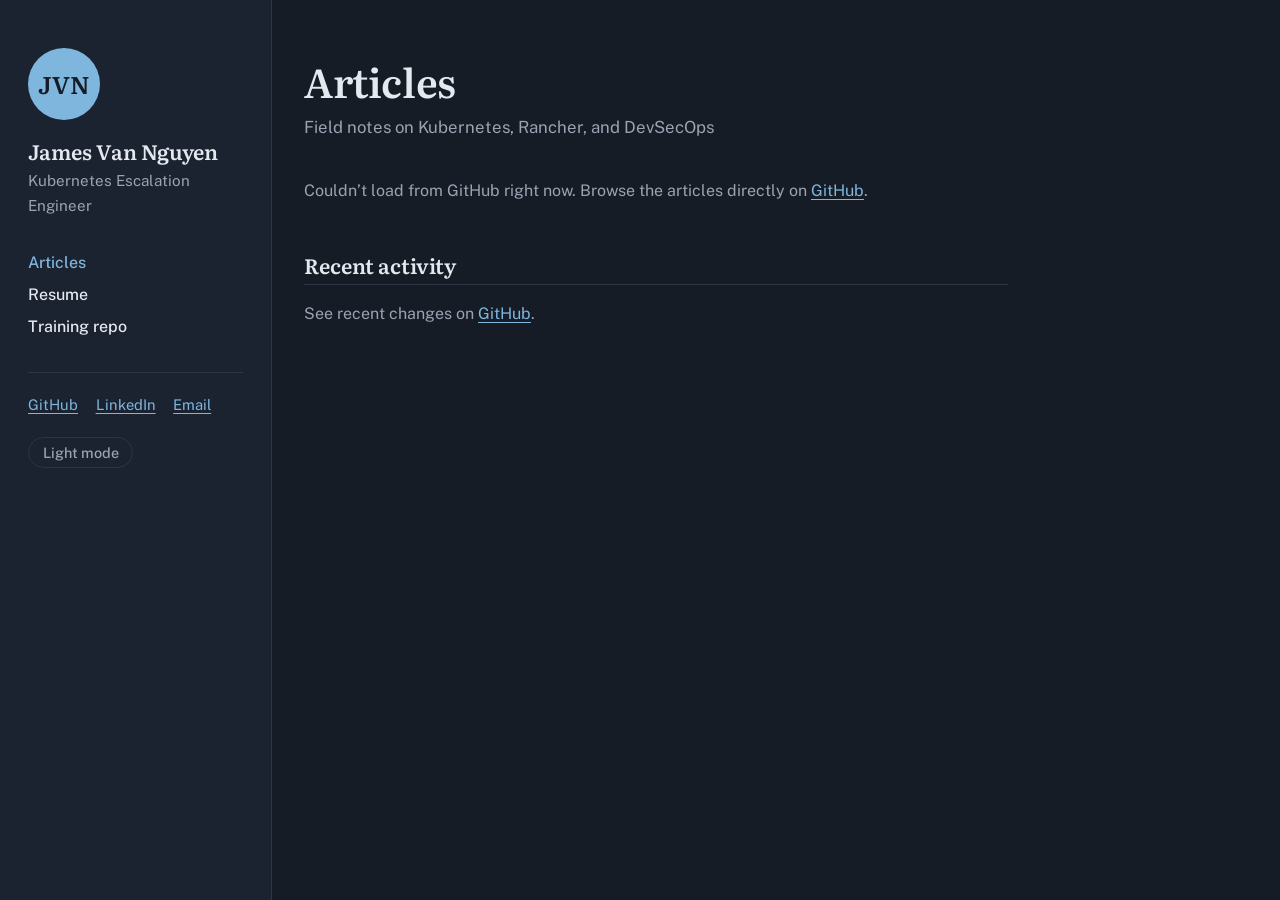
<file: index.html>
<!DOCTYPE html>
<html lang="en">
<head>
<meta charset="UTF-8">
<meta name="viewport" content="width=device-width, initial-scale=1">
<title>James Van Nguyen – Articles</title>
<meta name="description" content="Kubernetes, Rancher, and DevSecOps articles by James Van Nguyen.">
<link rel="preconnect" href="https://fonts.googleapis.com">
<link rel="preconnect" href="https://fonts.gstatic.com" crossorigin>
<link href="https://fonts.googleapis.com/css2?family=Literata:opsz,wght@7..72,500;7..72,600&family=Public+Sans:wght@400;500;600&family=JetBrains+Mono:wght@400&display=swap" rel="stylesheet">
<script>
  try { document.documentElement.dataset.theme = localStorage.getItem("theme") || "dark"; }
  catch { document.documentElement.dataset.theme = "dark"; }
</script>
<link rel="stylesheet" href="assets/style.css">
</head>
<body>
<div class="layout">
<aside class="sidebar">
  <a class="monogram" href="./" aria-label="Home">JVN</a>
  <p class="name"><a href="./">James Van Nguyen</a></p>
  <p class="role">Kubernetes Escalation Engineer</p>
  <nav aria-label="Main">
    <ul>
      <li><a href="./" aria-current="page">Articles</a></li>
      <li><a href="resume.html">Resume</a></li>
      <li><a href="https://github.com/jamesvnguyen/k8s-tooling-101">Training repo</a></li>
    </ul>
  </nav>
  <ul class="social">
    <li><a href="https://github.com/jamesvnguyen">GitHub</a></li>
    <li><a href="https://linkedin.com/in/jamesvnguyen">LinkedIn</a></li>
    <li><a href="mailto:jamesvannguyen@outlook.com">Email</a></li>
  </ul>
  <button class="theme-toggle" type="button" id="theme-toggle">Light mode</button>
</aside>
<main class="content">
  <header class="page-head">
    <h1>Articles</h1>
    <p class="lede">Field notes on Kubernetes, Rancher, and DevSecOps</p>
  </header>
  <div id="articles"><p class="status">Loading articles…</p></div>

  <h2 class="section-title">Recent activity</h2>
  <div id="activity"><p class="status">Loading…</p></div>
</main>
</div>
<script src="assets/site.js"></script>
</body>
</html>
</file>
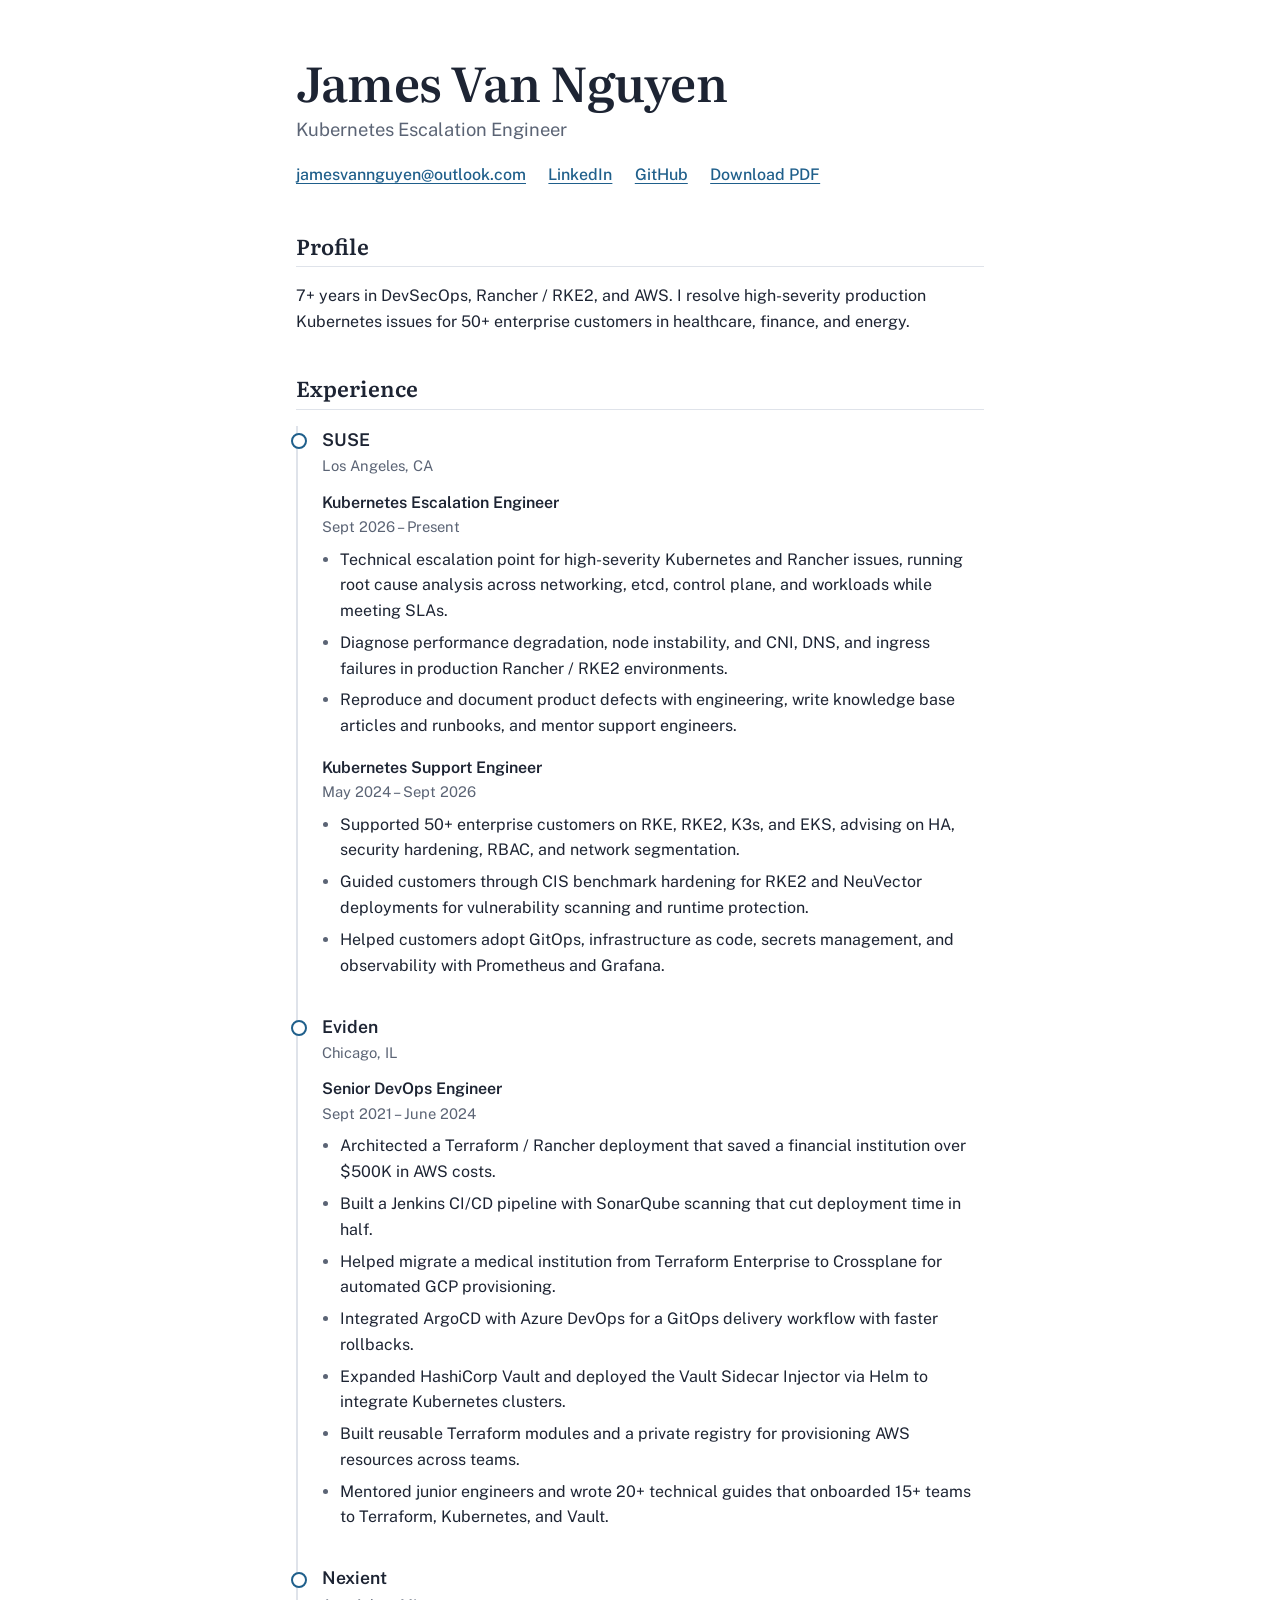
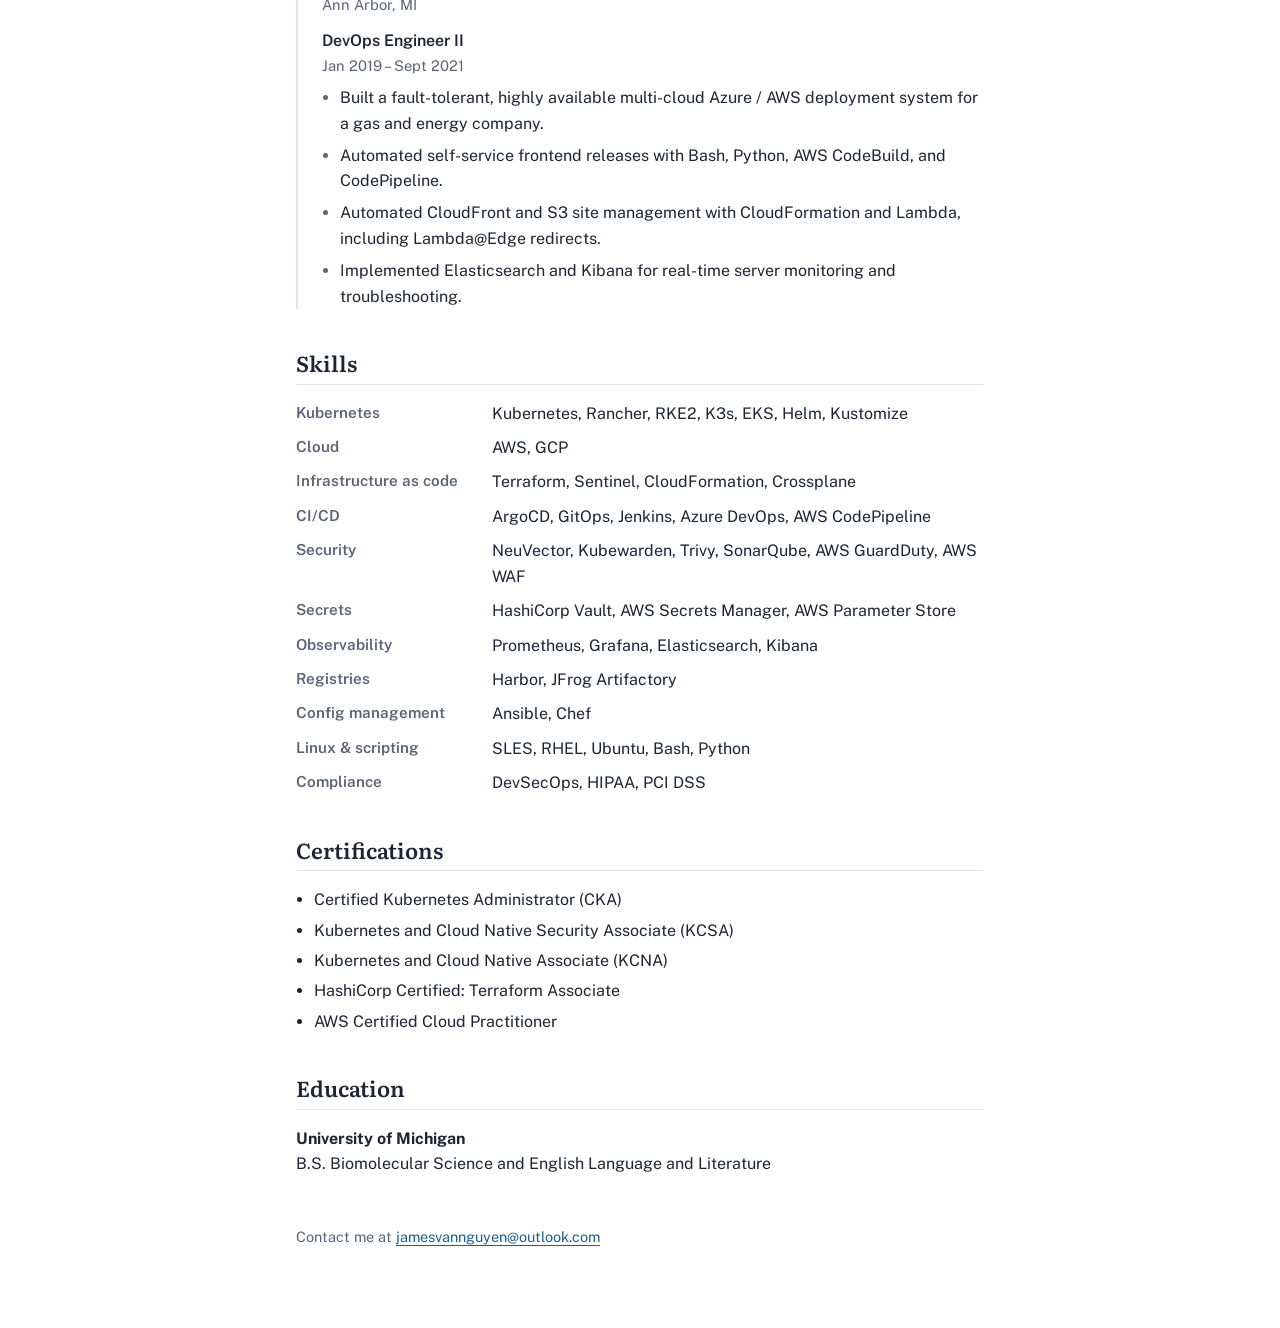
<file: index(2).html>
<!DOCTYPE html>
<html lang="en">
<head>
<meta charset="UTF-8">
<meta name="viewport" content="width=device-width, initial-scale=1">
<title>James Van Nguyen – Kubernetes Escalation Engineer</title>
<meta name="description" content="Kubernetes Escalation Engineer with 7+ years in DevSecOps, Rancher / RKE2, and AWS.">
<link rel="preconnect" href="https://fonts.googleapis.com">
<link rel="preconnect" href="https://fonts.gstatic.com" crossorigin>
<link href="https://fonts.googleapis.com/css2?family=Literata:opsz,wght@7..72,500;7..72,600&family=Public+Sans:wght@400;500;600&display=swap" rel="stylesheet">
<style>
  :root {
    --bg: #ffffff;
    --ink: #1d2433;
    --muted: #5b6475;
    --accent: #1f5f8b;
    --rule: #dfe3ea;
    --soft: #f3f6f9;
    color-scheme: light;
  }
  @media (prefers-color-scheme: dark) {
    :root {
      --bg: #161c26;
      --ink: #e4e8ef;
      --muted: #9aa3b2;
      --accent: #7fb6dd;
      --rule: #2c3544;
      --soft: #1d2531;
      color-scheme: dark;
    }
  }
  * { box-sizing: border-box; }
  body {
    margin: 0;
    background: var(--bg);
    color: var(--ink);
    font: 400 1rem/1.6 "Public Sans", system-ui, -apple-system, "Segoe UI", sans-serif;
  }
  main { max-width: 46rem; margin: 0 auto; padding: 3.5rem 1.5rem 4rem; }
  a { color: var(--accent); text-underline-offset: 3px; }
  a:focus-visible { outline: 2px solid var(--accent); outline-offset: 3px; border-radius: 2px; }

  header { margin-bottom: 2.75rem; }
  h1 {
    font: 600 clamp(2.2rem, 6vw, 3rem)/1.1 "Literata", Georgia, serif;
    margin: 0 0 .4rem;
    letter-spacing: -.01em;
  }
  .title { font-size: 1.15rem; color: var(--muted); margin: 0 0 1.1rem; }
  .links { display: flex; flex-wrap: wrap; gap: .5rem 1.4rem; margin: 0; padding: 0; list-style: none; }
  .links a { font-weight: 500; }

  section { margin-top: 2.5rem; }
  h2 {
    font: 600 1.35rem/1.3 "Literata", Georgia, serif;
    margin: 0 0 1rem;
    padding-bottom: .4rem;
    border-bottom: 1px solid var(--rule);
  }
  p { margin: 0 0 1rem; }

  /* Experience timeline */
  .job { position: relative; padding-left: 1.5rem; padding-bottom: 1.75rem; border-left: 2px solid var(--rule); }
  .job:last-child { padding-bottom: 0; }
  .job::before {
    content: ""; position: absolute; left: -7px; top: .45rem;
    width: 12px; height: 12px; border-radius: 50%;
    background: var(--bg); border: 2px solid var(--accent);
  }
  .company { font-weight: 600; font-size: 1.1rem; margin: 0; }
  .meta { color: var(--muted); font-size: .92rem; margin: 0 0 .75rem; }
  .role { margin-top: 1rem; }
  .role:first-of-type { margin-top: 0; }
  .role h3 { font-size: 1rem; font-weight: 600; margin: 0; }
  .role .when { color: var(--muted); font-size: .92rem; margin: 0 0 .5rem; }
  ul.points { margin: 0; padding-left: 1.1rem; }
  ul.points li { margin-bottom: .4rem; }
  ul.points li::marker { color: var(--muted); }

  /* Skills */
  dl.skills { display: grid; grid-template-columns: 11rem 1fr; gap: .55rem 1.25rem; margin: 0; }
  dl.skills dt { font-weight: 600; color: var(--muted); font-size: .95rem; }
  dl.skills dd { margin: 0; }
  @media (max-width: 560px) {
    main { padding-top: 2.5rem; }
    dl.skills { grid-template-columns: 1fr; gap: .1rem; }
    dl.skills dd { margin-bottom: .7rem; }
  }

  .project { background: var(--soft); border-radius: 6px; padding: 1rem 1.25rem; }
  .project p:last-child { margin-bottom: 0; }

  ul.plain { margin: 0; padding-left: 1.1rem; }
  ul.plain li { margin-bottom: .3rem; }

  footer { margin-top: 3rem; color: var(--muted); font-size: .9rem; }

  @media print {
    :root { --bg: #fff; --ink: #000; --muted: #444; --accent: #000; --rule: #bbb; --soft: #fff; }
    main { padding: 0; }
    .no-print { display: none; }
    .job, .role { break-inside: avoid; }
  }
</style>
</head>
<body>
<main>

<header>
  <h1>James Van Nguyen</h1>
  <p class="title">Kubernetes Escalation Engineer</p>
  <ul class="links">
    <li><a href="mailto:jamesvannguyen@outlook.com">jamesvannguyen@outlook.com</a></li>
    <li><a href="https://linkedin.com/in/jamesvnguyen">LinkedIn</a></li>
    <!-- Replace YOUR-USERNAME with your GitHub username -->
    <li><a href="https://github.com/YOUR-USERNAME">GitHub</a></li>
    <li class="no-print"><a href="James_Nguyen_Resume.pdf" download>Download PDF</a></li>
  </ul>
</header>

<section aria-labelledby="profile">
  <h2 id="profile">Profile</h2>
  <p>7+ years in DevSecOps, Rancher / RKE2, and AWS. I resolve high-severity production Kubernetes issues for 50+ enterprise customers in healthcare, finance, and energy.</p>
</section>

<section aria-labelledby="experience">
  <h2 id="experience">Experience</h2>

  <div class="job">
    <p class="company">SUSE</p>
    <p class="meta">Los Angeles, CA</p>

    <div class="role">
      <h3>Kubernetes Escalation Engineer</h3>
      <p class="when">Sept 2026 – Present</p>
      <ul class="points">
        <li>Technical escalation point for high-severity Kubernetes and Rancher issues, running root cause analysis across networking, etcd, control plane, and workloads while meeting SLAs.</li>
        <li>Diagnose performance degradation, node instability, and CNI, DNS, and ingress failures in production Rancher / RKE2 environments.</li>
        <li>Reproduce and document product defects with engineering, write knowledge base articles and runbooks, and mentor support engineers.</li>
      </ul>
    </div>

    <div class="role">
      <h3>Kubernetes Support Engineer</h3>
      <p class="when">May 2024 – Sept 2026</p>
      <ul class="points">
        <li>Supported 50+ enterprise customers on RKE, RKE2, K3s, and EKS, advising on HA, security hardening, RBAC, and network segmentation.</li>
        <li>Guided customers through CIS benchmark hardening for RKE2 and NeuVector deployments for vulnerability scanning and runtime protection.</li>
        <li>Helped customers adopt GitOps, infrastructure as code, secrets management, and observability with Prometheus and Grafana.</li>
      </ul>
    </div>
  </div>

  <div class="job">
    <p class="company">Eviden</p>
    <p class="meta">Chicago, IL</p>
    <div class="role">
      <h3>Senior DevOps Engineer</h3>
      <p class="when">Sept 2021 – June 2024</p>
      <ul class="points">
        <li>Architected a Terraform / Rancher deployment that saved a financial institution over $500K in AWS costs.</li>
        <li>Built a Jenkins CI/CD pipeline with SonarQube scanning that cut deployment time in half.</li>
        <li>Helped migrate a medical institution from Terraform Enterprise to Crossplane for automated GCP provisioning.</li>
        <li>Integrated ArgoCD with Azure DevOps for a GitOps delivery workflow with faster rollbacks.</li>
        <li>Expanded HashiCorp Vault and deployed the Vault Sidecar Injector via Helm to integrate Kubernetes clusters.</li>
        <li>Built reusable Terraform modules and a private registry for provisioning AWS resources across teams.</li>
        <li>Mentored junior engineers and wrote 20+ technical guides that onboarded 15+ teams to Terraform, Kubernetes, and Vault.</li>
      </ul>
    </div>
  </div>

  <div class="job">
    <p class="company">Nexient</p>
    <p class="meta">Ann Arbor, MI</p>
    <div class="role">
      <h3>DevOps Engineer II</h3>
      <p class="when">Jan 2019 – Sept 2021</p>
      <ul class="points">
        <li>Built a fault-tolerant, highly available multi-cloud Azure / AWS deployment system for a gas and energy company.</li>
        <li>Automated self-service frontend releases with Bash, Python, AWS CodeBuild, and CodePipeline.</li>
        <li>Automated CloudFront and S3 site management with CloudFormation and Lambda, including Lambda@Edge redirects.</li>
        <li>Implemented Elasticsearch and Kibana for real-time server monitoring and troubleshooting.</li>
      </ul>
    </div>
  </div>
</section>

<section aria-labelledby="skills">
  <h2 id="skills">Skills</h2>
  <dl class="skills">
    <dt>Kubernetes</dt><dd>Kubernetes, Rancher, RKE2, K3s, EKS, Helm, Kustomize</dd>
    <dt>Cloud</dt><dd>AWS, GCP</dd>
    <dt>Infrastructure as code</dt><dd>Terraform, Sentinel, CloudFormation, Crossplane</dd>
    <dt>CI/CD</dt><dd>ArgoCD, GitOps, Jenkins, Azure DevOps, AWS CodePipeline</dd>
    <dt>Security</dt><dd>NeuVector, Kubewarden, Trivy, SonarQube, AWS GuardDuty, AWS WAF</dd>
    <dt>Secrets</dt><dd>HashiCorp Vault, AWS Secrets Manager, AWS Parameter Store</dd>
    <dt>Observability</dt><dd>Prometheus, Grafana, Elasticsearch, Kibana</dd>
    <dt>Registries</dt><dd>Harbor, JFrog Artifactory</dd>
    <dt>Config management</dt><dd>Ansible, Chef</dd>
    <dt>Linux &amp; scripting</dt><dd>SLES, RHEL, Ubuntu, Bash, Python</dd>
    <dt>Compliance</dt><dd>DevSecOps, HIPAA, PCI DSS</dd>
  </dl>
</section>

<section aria-labelledby="certs">
  <h2 id="certs">Certifications</h2>
  <ul class="plain">
    <li>Certified Kubernetes Administrator (CKA)</li>
    <li>Kubernetes and Cloud Native Security Associate (KCSA)</li>
    <li>Kubernetes and Cloud Native Associate (KCNA)</li>
    <li>HashiCorp Certified: Terraform Associate</li>
    <li>AWS Certified Cloud Practitioner</li>
  </ul>
</section>

<section aria-labelledby="education">
  <h2 id="education">Education</h2>
  <p><strong>University of Michigan</strong><br>B.S. Biomolecular Science and English Language and Literature</p>
</section>

<footer>
  <p>Contact me at <a href="mailto:jamesvannguyen@outlook.com">jamesvannguyen@outlook.com</a></p>
</footer>

</main>
</body>
</html>
</file>
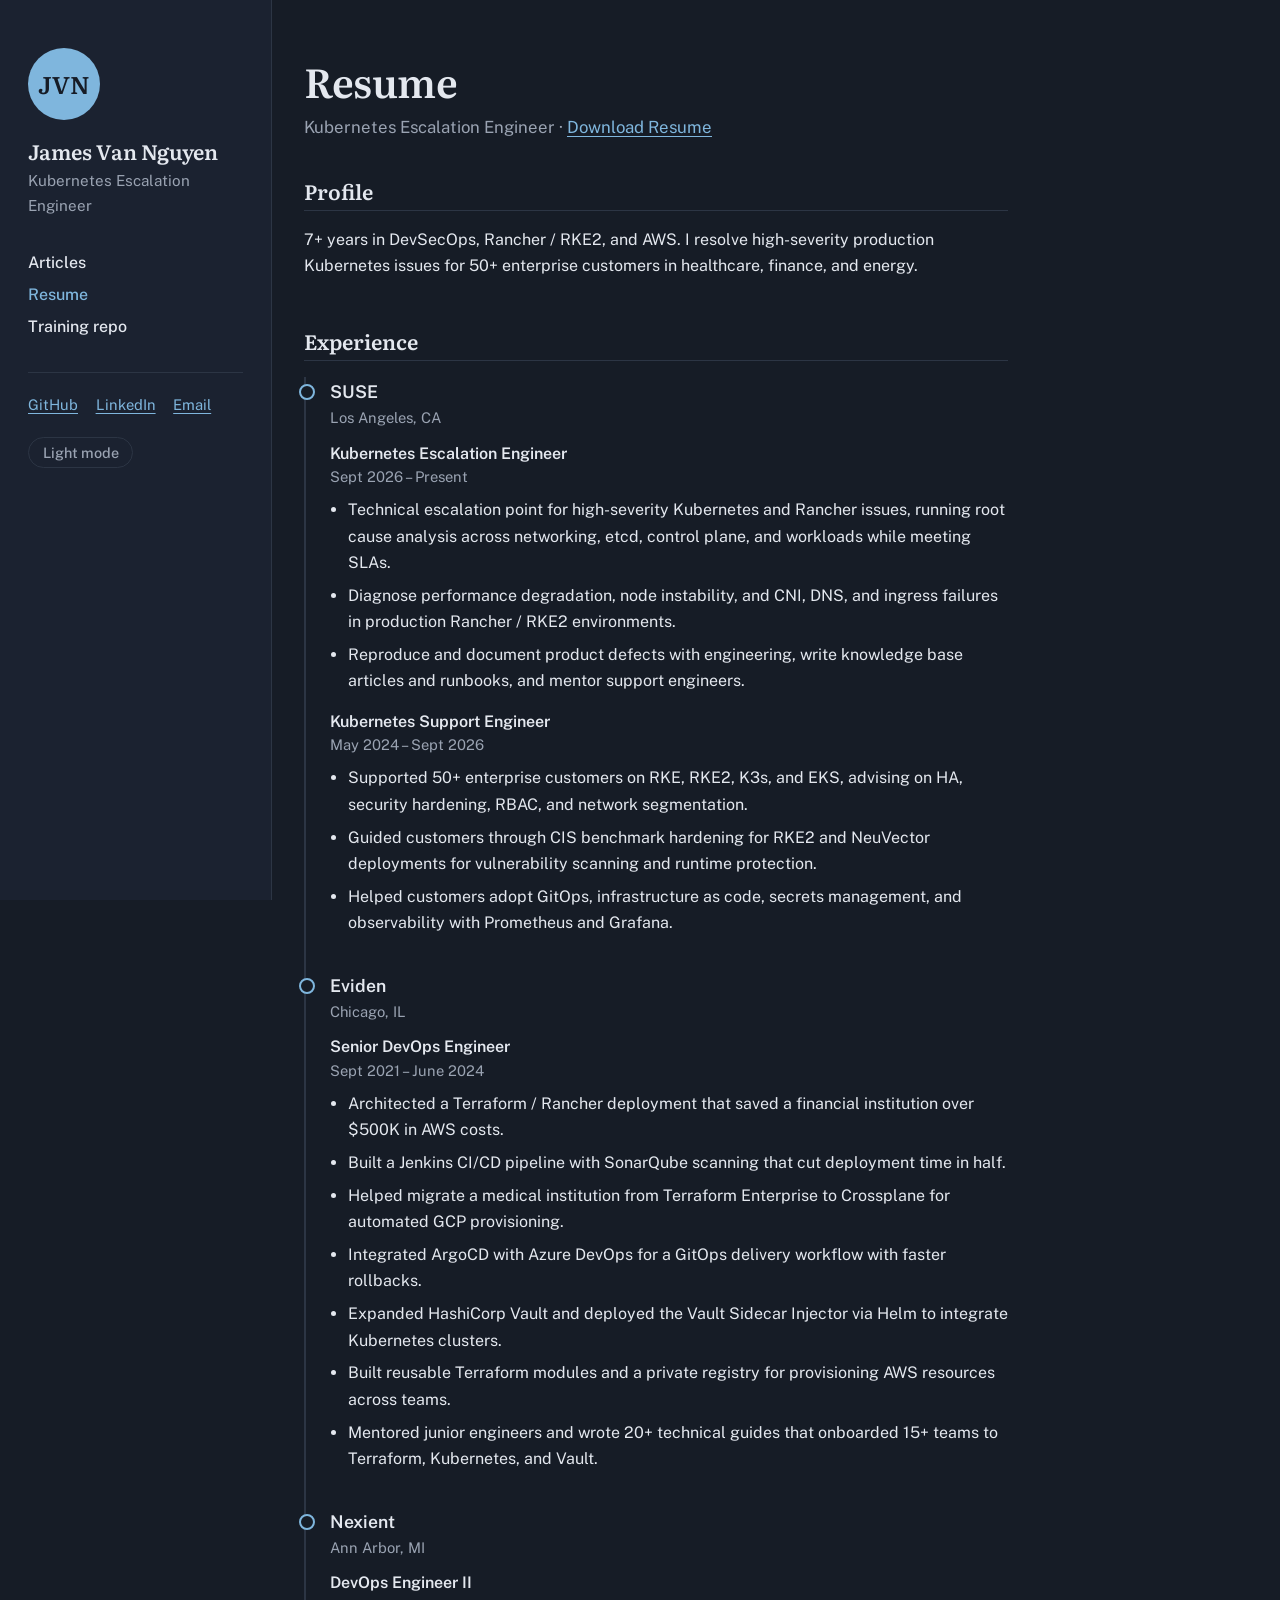
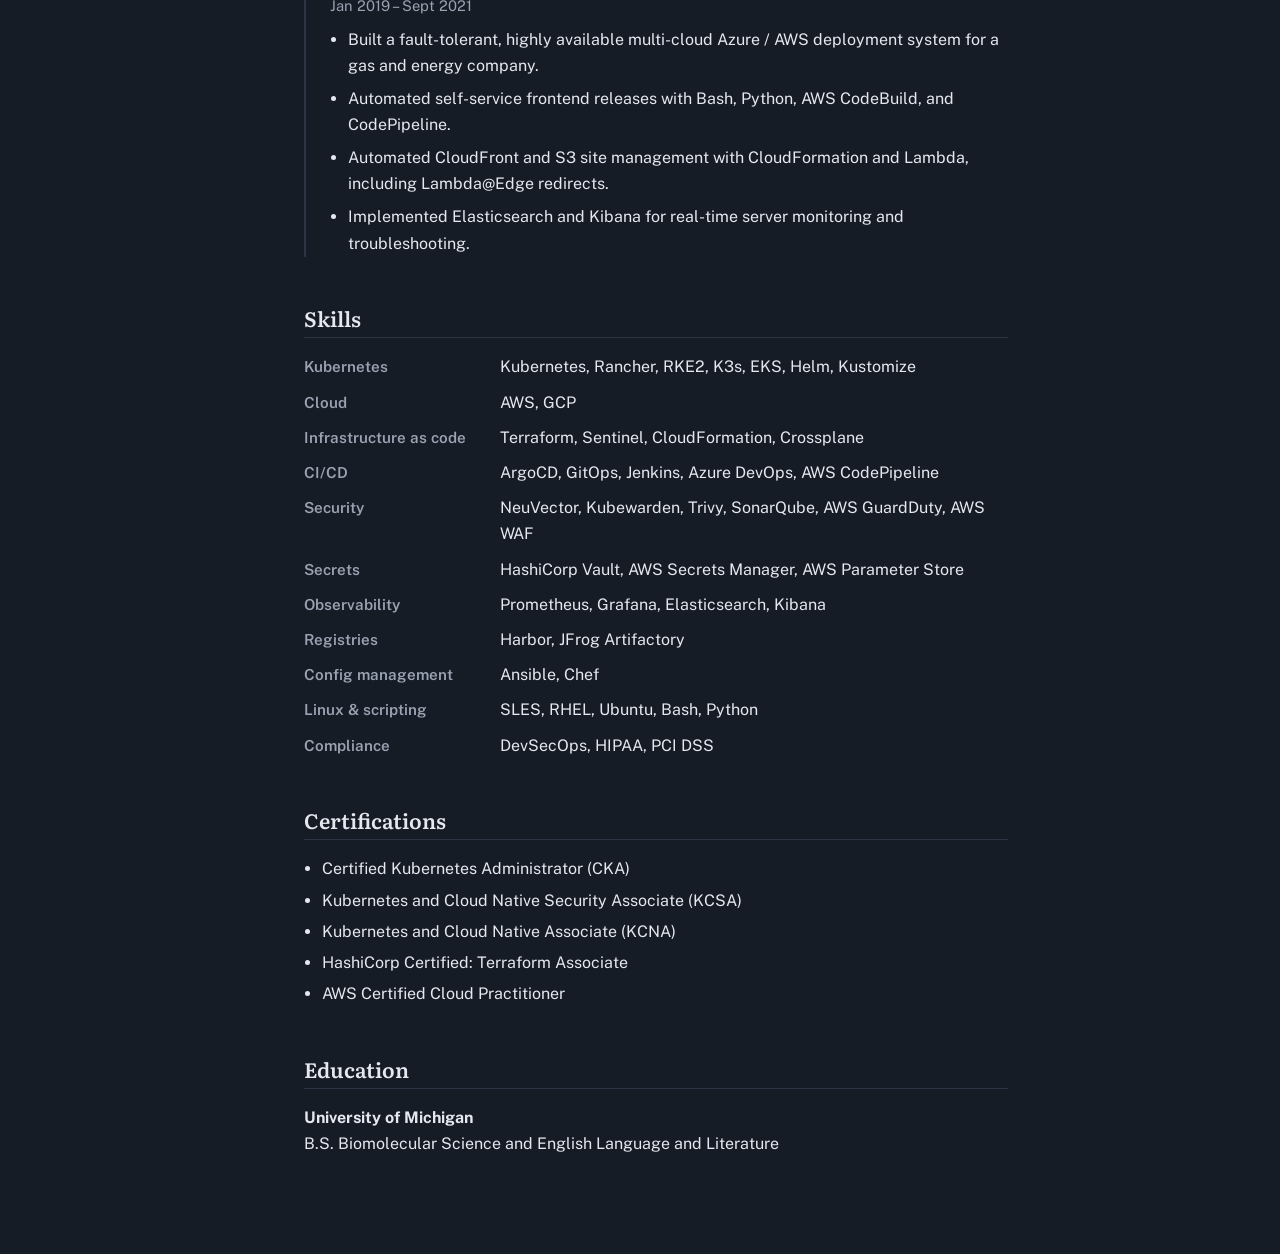
<file: resume.html>
<!DOCTYPE html>
<html lang="en">
<head>
<meta charset="UTF-8">
<meta name="viewport" content="width=device-width, initial-scale=1">
<title>Resume · James Van Nguyen</title>
<meta name="description" content="Kubernetes, Rancher, and DevSecOps articles by James Van Nguyen.">
<link rel="preconnect" href="https://fonts.googleapis.com">
<link rel="preconnect" href="https://fonts.gstatic.com" crossorigin>
<link href="https://fonts.googleapis.com/css2?family=Literata:opsz,wght@7..72,500;7..72,600&family=Public+Sans:wght@400;500;600&family=JetBrains+Mono:wght@400&display=swap" rel="stylesheet">
<script>
  try { document.documentElement.dataset.theme = localStorage.getItem("theme") || "dark"; }
  catch { document.documentElement.dataset.theme = "dark"; }
</script>
<link rel="stylesheet" href="assets/style.css">
</head>
<body>
<div class="layout">
<aside class="sidebar">
  <a class="monogram" href="./" aria-label="Home">JVN</a>
  <p class="name"><a href="./">James Van Nguyen</a></p>
  <p class="role">Kubernetes Escalation Engineer</p>
  <nav aria-label="Main">
    <ul>
      <li><a href="./">Articles</a></li>
      <li><a href="resume.html" aria-current="page">Resume</a></li>
      <li><a href="https://github.com/jamesvnguyen/k8s-tooling-101">Training repo</a></li>
    </ul>
  </nav>
  <ul class="social">
    <li><a href="https://github.com/jamesvnguyen">GitHub</a></li>
    <li><a href="https://linkedin.com/in/jamesvnguyen">LinkedIn</a></li>
    <li><a href="mailto:jamesvannguyen@outlook.com">Email</a></li>
  </ul>
  <button class="theme-toggle" type="button" id="theme-toggle">Light mode</button>
</aside>
<main class="content">
  <header class="page-head">
    <h1>Resume</h1>
    <p class="lede">Kubernetes Escalation Engineer · <a href="James_Nguyen_Resume.pdf" download>Download Resume</a></p>
  </header>
<section aria-labelledby="profile">
  <h2 class="section-title" id="profile" style="margin-top:0">Profile</h2>
  <p>7+ years in DevSecOps, Rancher / RKE2, and AWS. I resolve high-severity production Kubernetes issues for 50+ enterprise customers in healthcare, finance, and energy.</p>
</section>

<section aria-labelledby="experience">
  <h2 class="section-title" id="experience">Experience</h2>

  <div class="job">
    <p class="company">SUSE</p>
    <p class="meta">Los Angeles, CA</p>

    <div class="role-block">
      <h3>Kubernetes Escalation Engineer</h3>
      <p class="when">Sept 2026 – Present</p>
      <ul class="points">
        <li>Technical escalation point for high-severity Kubernetes and Rancher issues, running root cause analysis across networking, etcd, control plane, and workloads while meeting SLAs.</li>
        <li>Diagnose performance degradation, node instability, and CNI, DNS, and ingress failures in production Rancher / RKE2 environments.</li>
        <li>Reproduce and document product defects with engineering, write knowledge base articles and runbooks, and mentor support engineers.</li>
      </ul>
    </div>

    <div class="role-block">
      <h3>Kubernetes Support Engineer</h3>
      <p class="when">May 2024 – Sept 2026</p>
      <ul class="points">
        <li>Supported 50+ enterprise customers on RKE, RKE2, K3s, and EKS, advising on HA, security hardening, RBAC, and network segmentation.</li>
        <li>Guided customers through CIS benchmark hardening for RKE2 and NeuVector deployments for vulnerability scanning and runtime protection.</li>
        <li>Helped customers adopt GitOps, infrastructure as code, secrets management, and observability with Prometheus and Grafana.</li>
      </ul>
    </div>
  </div>

  <div class="job">
    <p class="company">Eviden</p>
    <p class="meta">Chicago, IL</p>
    <div class="role-block">
      <h3>Senior DevOps Engineer</h3>
      <p class="when">Sept 2021 – June 2024</p>
      <ul class="points">
        <li>Architected a Terraform / Rancher deployment that saved a financial institution over $500K in AWS costs.</li>
        <li>Built a Jenkins CI/CD pipeline with SonarQube scanning that cut deployment time in half.</li>
        <li>Helped migrate a medical institution from Terraform Enterprise to Crossplane for automated GCP provisioning.</li>
        <li>Integrated ArgoCD with Azure DevOps for a GitOps delivery workflow with faster rollbacks.</li>
        <li>Expanded HashiCorp Vault and deployed the Vault Sidecar Injector via Helm to integrate Kubernetes clusters.</li>
        <li>Built reusable Terraform modules and a private registry for provisioning AWS resources across teams.</li>
        <li>Mentored junior engineers and wrote 20+ technical guides that onboarded 15+ teams to Terraform, Kubernetes, and Vault.</li>
      </ul>
    </div>
  </div>

  <div class="job">
    <p class="company">Nexient</p>
    <p class="meta">Ann Arbor, MI</p>
    <div class="role-block">
      <h3>DevOps Engineer II</h3>
      <p class="when">Jan 2019 – Sept 2021</p>
      <ul class="points">
        <li>Built a fault-tolerant, highly available multi-cloud Azure / AWS deployment system for a gas and energy company.</li>
        <li>Automated self-service frontend releases with Bash, Python, AWS CodeBuild, and CodePipeline.</li>
        <li>Automated CloudFront and S3 site management with CloudFormation and Lambda, including Lambda@Edge redirects.</li>
        <li>Implemented Elasticsearch and Kibana for real-time server monitoring and troubleshooting.</li>
      </ul>
    </div>
  </div>
</section>

<section aria-labelledby="skills">
  <h2 class="section-title" id="skills">Skills</h2>
  <dl class="skills">
    <dt>Kubernetes</dt><dd>Kubernetes, Rancher, RKE2, K3s, EKS, Helm, Kustomize</dd>
    <dt>Cloud</dt><dd>AWS, GCP</dd>
    <dt>Infrastructure as code</dt><dd>Terraform, Sentinel, CloudFormation, Crossplane</dd>
    <dt>CI/CD</dt><dd>ArgoCD, GitOps, Jenkins, Azure DevOps, AWS CodePipeline</dd>
    <dt>Security</dt><dd>NeuVector, Kubewarden, Trivy, SonarQube, AWS GuardDuty, AWS WAF</dd>
    <dt>Secrets</dt><dd>HashiCorp Vault, AWS Secrets Manager, AWS Parameter Store</dd>
    <dt>Observability</dt><dd>Prometheus, Grafana, Elasticsearch, Kibana</dd>
    <dt>Registries</dt><dd>Harbor, JFrog Artifactory</dd>
    <dt>Config management</dt><dd>Ansible, Chef</dd>
    <dt>Linux &amp; scripting</dt><dd>SLES, RHEL, Ubuntu, Bash, Python</dd>
    <dt>Compliance</dt><dd>DevSecOps, HIPAA, PCI DSS</dd>
  </dl>
</section>

<section aria-labelledby="certs">
  <h2 class="section-title" id="certs">Certifications</h2>
  <ul class="plain">
    <li>Certified Kubernetes Administrator (CKA)</li>
    <li>Kubernetes and Cloud Native Security Associate (KCSA)</li>
    <li>Kubernetes and Cloud Native Associate (KCNA)</li>
    <li>HashiCorp Certified: Terraform Associate</li>
    <li>AWS Certified Cloud Practitioner</li>
  </ul>
</section>

<section aria-labelledby="education">
  <h2 class="section-title" id="education">Education</h2>
  <p><strong>University of Michigan</strong><br>B.S. Biomolecular Science and English Language and Literature</p>
</section>

</main>
</div>
<script src="assets/site.js"></script>
</body>
</html>
</file>
<file: assets/style.css>
:root {
  --bg: #ffffff;
  --side: #f3f6f9;
  --ink: #1d2433;
  --muted: #5b6475;
  --accent: #1f5f8b;
  --rule: #dfe3ea;
  --code-bg: #f3f6f9;
  color-scheme: light;
}
:root[data-theme="dark"] {
  --bg: #161c26;
  --side: #1b2230;
  --ink: #e4e8ef;
  --muted: #9aa3b2;
  --accent: #7fb6dd;
  --rule: #2c3544;
  --code-bg: #1f2735;
  color-scheme: dark;
}
* { box-sizing: border-box; }
html, body { margin: 0; }
body {
  background: var(--bg);
  color: var(--ink);
  font: 400 1rem/1.65 "Public Sans", system-ui, -apple-system, "Segoe UI", sans-serif;
}
a { color: var(--accent); text-underline-offset: 3px; }
a:focus-visible, summary:focus-visible { outline: 2px solid var(--accent); outline-offset: 3px; border-radius: 2px; }
img { max-width: 100%; height: auto; }

.layout { display: grid; grid-template-columns: 17rem minmax(0, 1fr); min-height: 100vh; }

/* Sidebar */
.sidebar {
  background: var(--side);
  border-right: 1px solid var(--rule);
  padding: 3rem 1.75rem;
  position: sticky; top: 0; height: 100vh; overflow-y: auto;
}
.monogram {
  display: grid; place-items: center;
  width: 4.5rem; height: 4.5rem; border-radius: 50%;
  background: var(--accent); color: var(--bg);
  font: 600 1.5rem/1 "Literata", Georgia, serif;
  text-decoration: none; margin-bottom: 1.1rem;
}
.name { margin: 0; font: 600 1.3rem/1.25 "Literata", Georgia, serif; }
.name a { color: var(--ink); text-decoration: none; }
.role { margin: .25rem 0 2rem; color: var(--muted); font-size: .95rem; }
.sidebar nav ul, .social { list-style: none; margin: 0; padding: 0; }
.sidebar nav li { margin-bottom: .35rem; }
.sidebar nav a { color: var(--ink); text-decoration: none; font-weight: 500; }
.sidebar nav a:hover, .sidebar nav a[aria-current="page"] { color: var(--accent); }
.social { margin-top: 2rem; padding-top: 1.25rem; border-top: 1px solid var(--rule); display: flex; flex-wrap: wrap; gap: .4rem 1.1rem; font-size: .92rem; }

/* Content */
.content { padding: 3.5rem 2rem 5rem; max-width: 48rem; width: 100%; }
.page-head { margin-bottom: 2.25rem; }
h1, h2, h3 { font-family: "Literata", Georgia, serif; font-weight: 600; line-height: 1.25; }
h1 { font-size: clamp(1.9rem, 4.5vw, 2.5rem); margin: 0 0 .5rem; letter-spacing: -.01em; }
.lede { color: var(--muted); margin: 0; font-size: 1.05rem; }
.section-title { font-size: 1.3rem; margin: 3rem 0 1rem; padding-bottom: .4rem; border-bottom: 1px solid var(--rule); }
.status { color: var(--muted); }

.post-list, .activity { list-style: none; margin: 0; padding: 0; }
.post-list li { padding: 1.15rem 0; border-bottom: 1px solid var(--rule); }
.post-list li:first-child { padding-top: 0; }
.post-title { font-weight: 600; font-size: 1.12rem; text-decoration: none; color: var(--ink); }
.post-title:hover { color: var(--accent); text-decoration: underline; }
.post-meta { color: var(--muted); font-size: .9rem; margin: .2rem 0 0; }
.post-summary { margin: .4rem 0 0; }

.activity li { display: grid; grid-template-columns: 6.5rem minmax(0, 1fr); gap: 1rem; padding: .55rem 0; border-bottom: 1px solid var(--rule); font-size: .95rem; }
.activity time { color: var(--muted); }
.activity a { color: var(--ink); text-decoration: none; }
.activity a:hover { color: var(--accent); text-decoration: underline; }

.tag { display: inline-block; font-size: .8rem; padding: .05rem .55rem; border: 1px solid var(--rule); border-radius: 999px; color: var(--muted); }
.source-note { background: var(--side); border: 1px solid var(--rule); border-radius: 6px; padding: .85rem 1.1rem; margin: 0 0 2rem; font-size: .95rem; }
.toc { border: 1px solid var(--rule); border-radius: 6px; padding: .75rem 1.1rem; margin: 0 0 2rem; }
.toc summary { cursor: pointer; font-weight: 600; }
.toc ul { list-style: none; margin: .6rem 0 .2rem; padding: 0; columns: 2 14rem; column-gap: 2rem; }
.toc li { margin-bottom: .2rem; }

/* Article body */
.prose h2 { font-size: 1.45rem; margin: 2.5rem 0 .75rem; padding-bottom: .35rem; border-bottom: 1px solid var(--rule); scroll-margin-top: 1rem; }
.prose h3 { font-size: 1.15rem; margin: 1.75rem 0 .5rem; scroll-margin-top: 1rem; }
.prose p, .prose ul, .prose ol { margin: 0 0 1rem; }
.prose li { margin-bottom: .35rem; }
.prose li::marker { color: var(--muted); }
.prose blockquote { margin: 1.25rem 0; padding: .5rem 1rem; border-left: 3px solid var(--accent); background: var(--side); border-radius: 0 6px 6px 0; }
.prose blockquote p:last-child { margin-bottom: 0; }
.prose code { font: .88em/1.5 "JetBrains Mono", ui-monospace, Menlo, Consolas, monospace; background: var(--code-bg); padding: .1em .35em; border-radius: 4px; }
.prose pre { background: var(--code-bg); border: 1px solid var(--rule); border-radius: 6px; padding: 1rem; overflow-x: auto; }
.prose pre code { background: none; padding: 0; font-size: .85rem; }
.prose pre code.hljs { background: none; padding: 0; }
.prose table { border-collapse: collapse; display: block; overflow-x: auto; max-width: 100%; margin: 0 0 1.25rem; font-size: .93rem; }
.prose th, .prose td { border: 1px solid var(--rule); padding: .45rem .7rem; text-align: left; vertical-align: top; }
.prose th { background: var(--side); }
.prose td:has(> pre) { padding: .35rem; }
.prose td pre { margin: 0; padding: .6rem; min-width: 12.5rem; }
.prose td pre code { font-size: .74rem; }
.prose hr { border: 0; border-top: 1px solid var(--rule); margin: 2.5rem 0; }
.prose .mermaid { background: var(--side); border: 1px solid var(--rule); border-radius: 6px; padding: 1rem; text-align: center; overflow-x: auto; }
.post-foot { margin-top: 3rem; padding-top: 1.25rem; border-top: 1px solid var(--rule); display: flex; flex-wrap: wrap; justify-content: space-between; gap: .5rem 1rem; }

/* Highlight.js colors tied to the theme */
.hljs-keyword, .hljs-attr, .hljs-selector-tag { color: #a3305f; }
.hljs-string, .hljs-bullet { color: #2d7a3e; }
.hljs-number, .hljs-literal { color: #1f5f8b; }
.hljs-comment { color: var(--muted); font-style: italic; }
.hljs-built_in, .hljs-title { color: #8a5a00; }
[data-theme="dark"] .hljs-keyword, [data-theme="dark"] .hljs-attr, [data-theme="dark"] .hljs-selector-tag { color: #f08db4; }
[data-theme="dark"] .hljs-string, [data-theme="dark"] .hljs-bullet { color: #8fd19e; }
[data-theme="dark"] .hljs-number, [data-theme="dark"] .hljs-literal { color: #7fb6dd; }
[data-theme="dark"] .hljs-built_in, [data-theme="dark"] .hljs-title { color: #e7c06b; }

/* Resume */
.job { position: relative; padding-left: 1.5rem; padding-bottom: 1.75rem; border-left: 2px solid var(--rule); }
.job:last-child { padding-bottom: 0; }
.job::before { content: ""; position: absolute; left: -7px; top: .45rem; width: 12px; height: 12px; border-radius: 50%; background: var(--bg); border: 2px solid var(--accent); }
.company { font-weight: 600; font-size: 1.1rem; margin: 0; }
.meta { color: var(--muted); font-size: .92rem; margin: 0 0 .75rem; }
.role-block { margin-top: 1rem; }
.role-block:first-of-type { margin-top: 0; }
.role-block h3 { font: 600 1rem/1.4 "Public Sans", system-ui, sans-serif; margin: 0; }
.when { color: var(--muted); font-size: .92rem; margin: 0 0 .5rem; }
ul.points { margin: 0; padding-left: 1.1rem; }
ul.points li { margin-bottom: .4rem; }
dl.skills { display: grid; grid-template-columns: 11rem 1fr; gap: .55rem 1.25rem; margin: 0; }
dl.skills dt { font-weight: 600; color: var(--muted); font-size: .95rem; }
dl.skills dd { margin: 0; }

/* Mobile: sidebar becomes a header */
@media (max-width: 760px) {
  .layout { grid-template-columns: minmax(0, 1fr); }
  .sidebar { position: static; height: auto; border-right: 0; border-bottom: 1px solid var(--rule); padding: 1.5rem 1.25rem; display: grid; grid-template-columns: auto 1fr; column-gap: 1rem; align-items: center; }
  .monogram { width: 3.25rem; height: 3.25rem; font-size: 1.15rem; margin: 0; grid-row: span 2; }
  .role { margin: 0; }
  .sidebar nav { grid-column: 1 / -1; margin-top: 1rem; }
  .sidebar nav ul { display: flex; flex-wrap: wrap; gap: .25rem 1.1rem; }
  .social { grid-column: 1 / -1; margin-top: .75rem; padding-top: .75rem; }
  .content { padding: 2rem 1.25rem 4rem; }
  .activity li { grid-template-columns: 1fr; gap: 0; }
  dl.skills { grid-template-columns: 1fr; gap: .1rem; }
  dl.skills dd { margin-bottom: .7rem; }
}
@media print {
  .sidebar { display: none; }
  .layout { display: block; }
}
ul.plain { margin: 0; padding-left: 1.1rem; } ul.plain li { margin-bottom: .3rem; }

.theme-toggle {
  margin-top: 1.25rem; font: 500 .9rem/1 "Public Sans", system-ui, sans-serif;
  color: var(--muted); background: none; border: 1px solid var(--rule); border-radius: 999px;
  padding: .45rem .85rem; cursor: pointer;
}
.theme-toggle:hover { color: var(--ink); border-color: var(--muted); }
.theme-toggle:focus-visible { outline: 2px solid var(--accent); outline-offset: 3px; }
@media (max-width: 760px) { .theme-toggle { grid-column: 1 / -1; justify-self: start; margin-top: .75rem; } }
</file>
